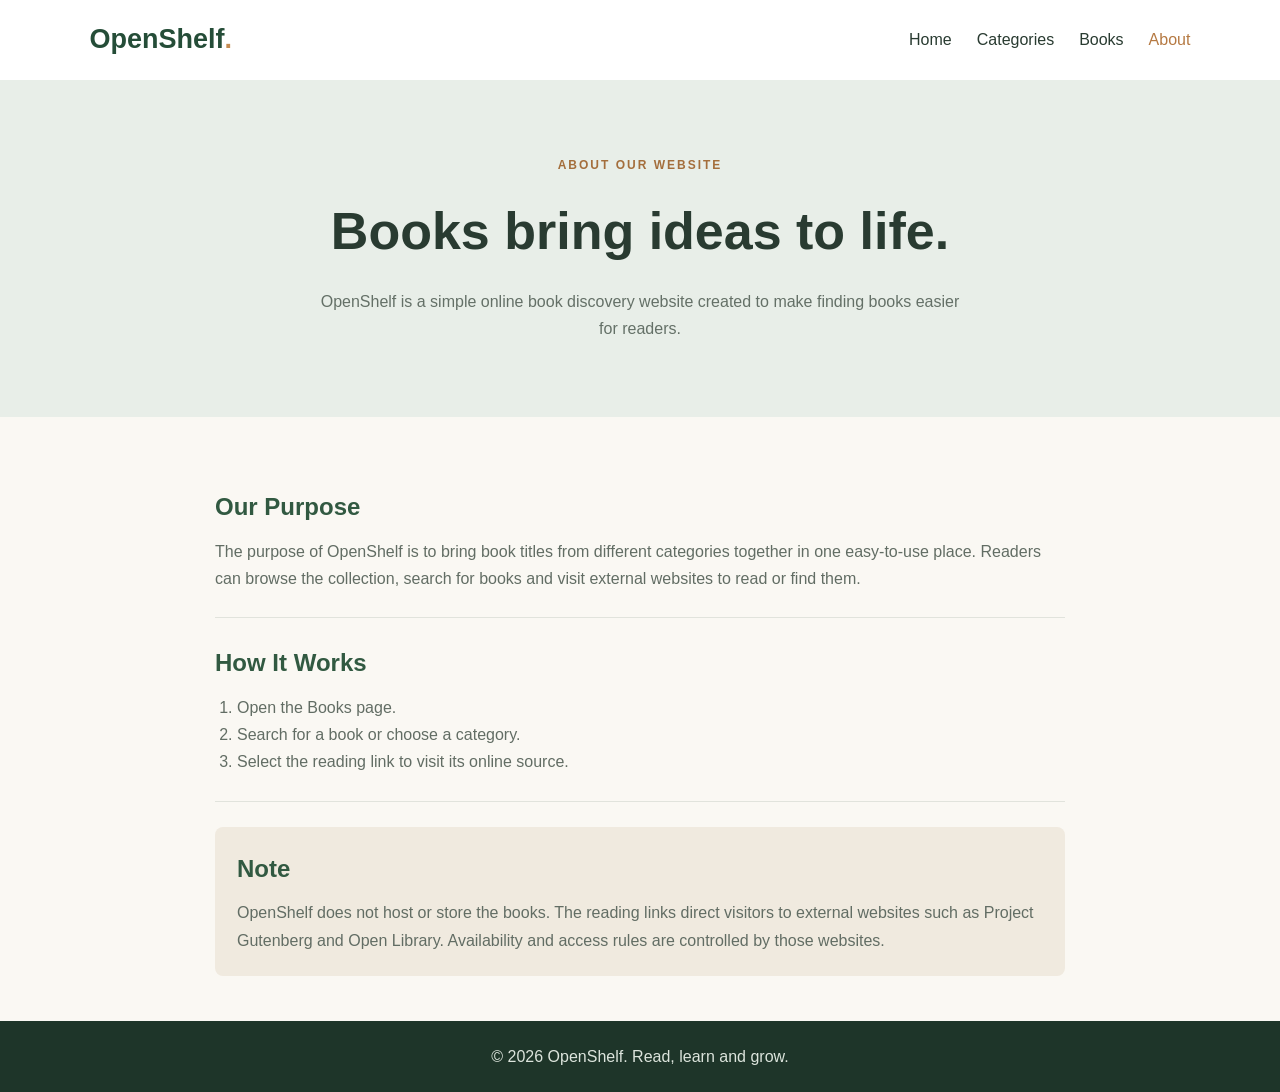
<file: about.html>
<!DOCTYPE html>
<html lang="en">
<head>
    <meta charset="UTF-8">
    <meta name="viewport" content="width=device-width, initial-scale=1.0">
    <title>OpenShelf | About</title>
    <link rel="stylesheet" href="about.css">
</head>
<body>
<header class="site-header">
    <a class="logo" href="index.html">OpenShelf<span>.</span></a>
    <nav>
        <a href="index.html">Home</a>
        <a href="categories.html">Categories</a>
        <a href="books.html">Books</a>
        <a class="current" href="about.html">About</a>
    </nav>
</header>

<main>
    <section class="about-hero">
        <p class="eyebrow">ABOUT OUR WEBSITE</p>
        <h1>Books bring ideas to life.</h1>
        <p>OpenShelf is a simple online book discovery website created to make finding books easier for readers.</p>
    </section>

    <section class="about-content">
        <div>
            <h2>Our Purpose</h2>
            <p>The purpose of OpenShelf is to bring book titles from different categories together in one easy-to-use place. Readers can browse the collection, search for books and visit external websites to read or find them.</p>
        </div>
        <div>
            <h2>How It Works</h2>
            <ol>
                <li>Open the Books page.</li>
                <li>Search for a book or choose a category.</li>
                <li>Select the reading link to visit its online source.</li>
            </ol>
        </div>
        <div class="note">
            <h2>Note</h2>
            <p>OpenShelf does not host or store the books. The reading links direct visitors to external websites such as Project Gutenberg and Open Library. Availability and access rules are controlled by those websites.</p>
        </div>
    </section>
</main>

<footer><p>© 2026 OpenShelf. Read, learn and grow.</p></footer>
</body>
</html>
</file>
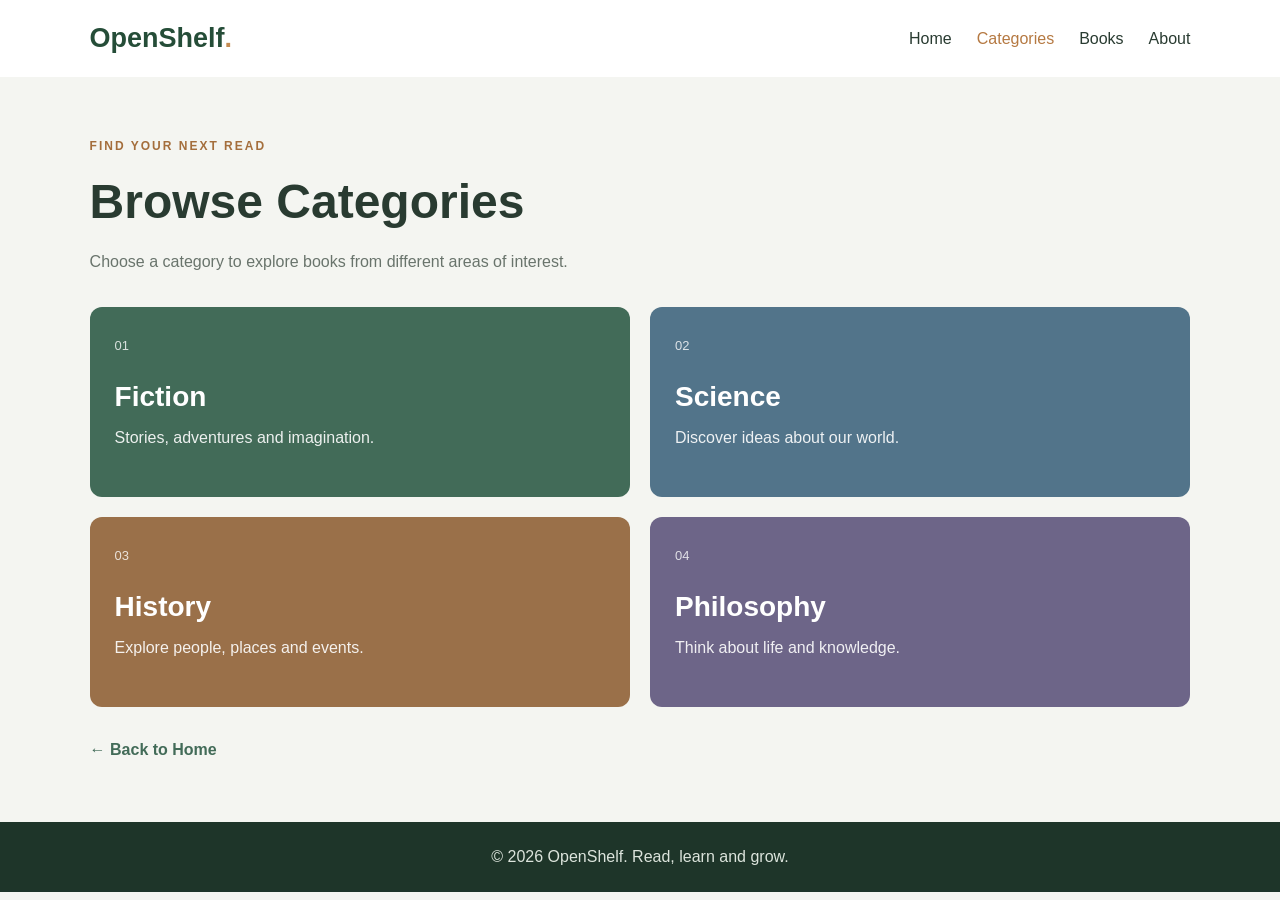
<file: categories.html>
<!DOCTYPE html>
<html lang="en">
<head>
    <meta charset="UTF-8">
    <meta name="viewport" content="width=device-width, initial-scale=1.0">
    <title>OpenShelf | Categories</title>
    <link rel="stylesheet" href="categories.css">
</head>
<body>
<header class="site-header">
    <a class="logo" href="index.html">OpenShelf<span>.</span></a>
    <nav>
        <a href="index.html">Home</a>
        <a class="current" href="categories.html">Categories</a>
        <a href="books.html">Books</a>
        <a href="about.html">About</a>
    </nav>
</header>

<main class="page">
    <p class="eyebrow">FIND YOUR NEXT READ</p>
    <h1>Browse Categories</h1>
    <p class="intro">Choose a category to explore books from different areas of interest.</p>

    <section class="category-grid">
        <a class="category-card fiction" href="books.html?category=Fiction"><span>01</span><h2>Fiction</h2><p>Stories, adventures and imagination.</p></a>
        <a class="category-card science" href="books.html?category=Science"><span>02</span><h2>Science</h2><p>Discover ideas about our world.</p></a>
        <a class="category-card history" href="books.html?category=History"><span>03</span><h2>History</h2><p>Explore people, places and events.</p></a>
        <a class="category-card philosophy" href="books.html?category=Philosophy"><span>04</span><h2>Philosophy</h2><p>Think about life and knowledge.</p></a>
    </section>
    <a class="back-link" href="index.html">← Back to Home</a>
</main>

<footer><p>© 2026 OpenShelf. Read, learn and grow.</p></footer>
</body>
</html>
</file>
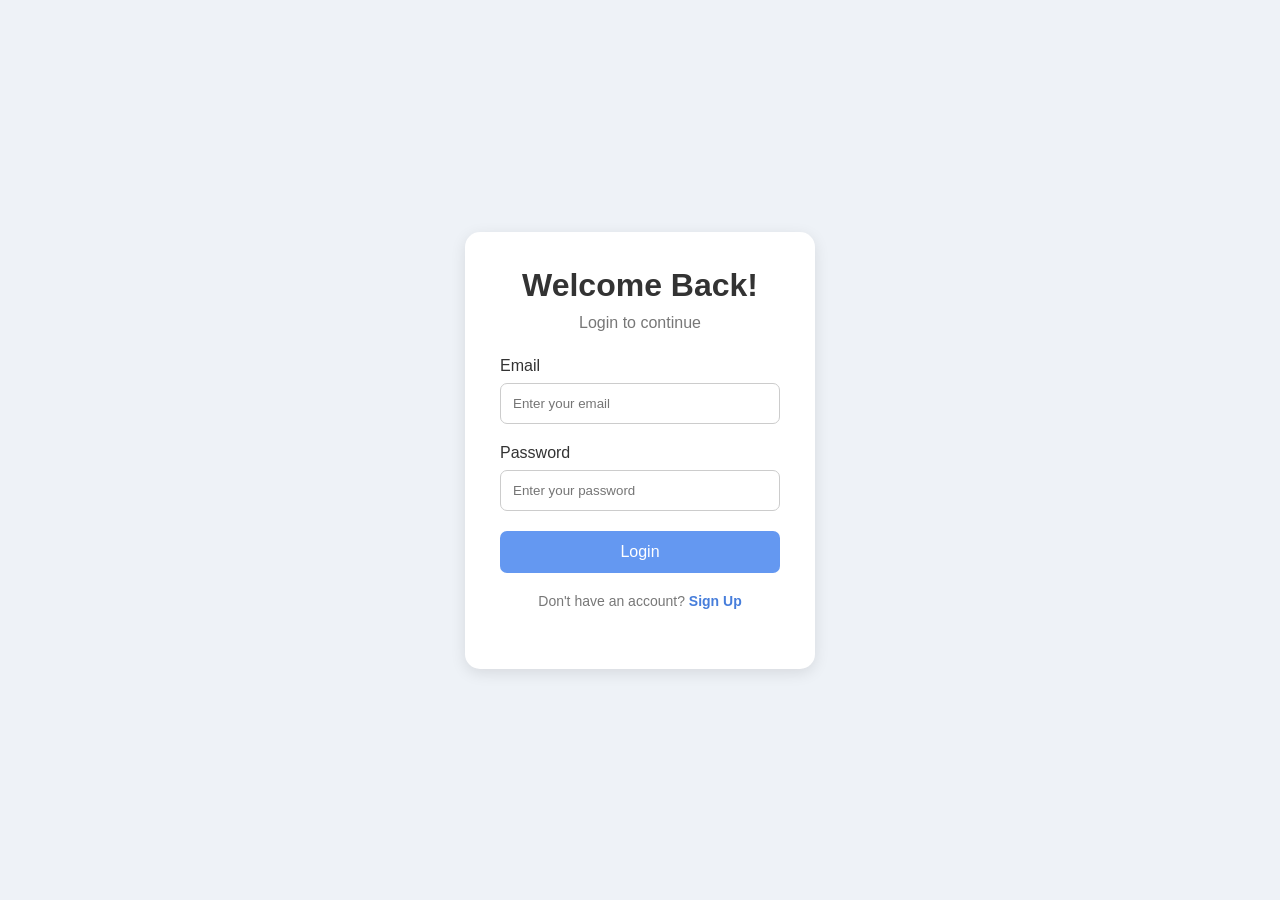
<file: loginpage.html>
<!DOCTYPE html>
<html lang="en">
<head>
    <meta charset="UTF-8">
    <meta name="viewport" content="width=device-width, initial-scale=1.0">
    <title>Login Page</title>
    <link rel="stylesheet" href="login.css">
</head>
<body>

    <div class="login-container">

        <h1>Welcome Back!</h1>
        <p>Login to continue</p>

        <form>
            <label>Email</label>
            <input type="email" placeholder="Enter your email" required>

            <label>Password</label>
            <input type="password" placeholder="Enter your password" required>

            <button type="submit">Login</button>
        </form>

        <p class="signup">
            Don't have an account?
            <a href="signup.html">Sign Up</a>
        </p>

    </div>

</body>
</html>
</file>
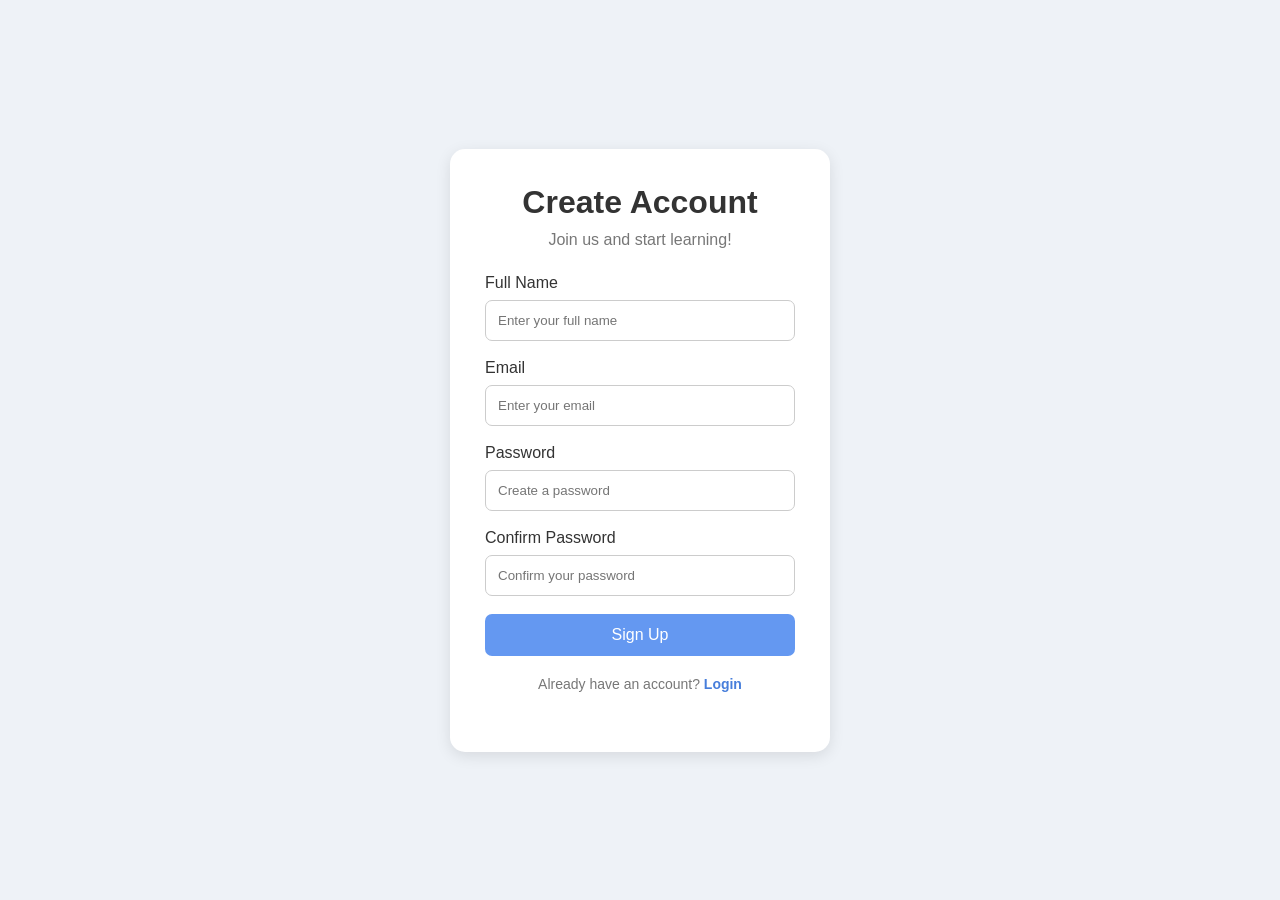
<file: signup.html>
<!DOCTYPE html>
<html lang="en">
<head>
    <meta charset="UTF-8">
    <meta name="viewport" content="width=device-width, initial-scale=1.0">
    <title>Sign Up</title>
    <link rel="stylesheet" href="signup.css">
</head>
<body>

    <div class="signup-container">

        <h1>Create Account</h1>
        <p>Join us and start learning!</p>

        <form>

            <label>Full Name</label>
            <input type="text" placeholder="Enter your full name" required>

            <label>Email</label>
            <input type="email" placeholder="Enter your email" required>

            <label>Password</label>
            <input type="password" placeholder="Create a password" required>

            <label>Confirm Password</label>
            <input type="password" placeholder="Confirm your password" required>

            <button type="submit">Sign Up</button>

        </form>

        <p class="login">
            Already have an account?
            <a href="loginpage.html">Login</a>
        </p>

    </div>

</body>
</html>
</file>
<file: about.css>
* { margin: 0; padding: 0; box-sizing: border-box; }
body { font-family: Arial, sans-serif; background: #faf8f3; color: #293b31; line-height: 1.7; }
a { color: inherit; text-decoration: none; }
.site-header { padding: 17px 7%; background: white; display: flex; justify-content: space-between; align-items: center; gap: 20px; }
.logo { font-size: 27px; font-weight: bold; color: #254d38; }
.logo span { color: #c58b52; }
nav { display: flex; gap: 25px; flex-wrap: wrap; }
nav a:hover, nav a.current { color: #b57942; }
.about-hero { padding: 75px 7%; text-align: center; background: #e8eee8; }
.eyebrow { color: #a46e3c; font-size: 12px; font-weight: bold; letter-spacing: 2px; }
h1 { font-size: clamp(35px, 5vw, 52px); margin: 12px 0; }
.about-hero > p:last-child { max-width: 650px; margin: auto; color: #647067; }
.about-content { max-width: 900px; margin: 45px auto; padding: 0 25px; }
.about-content > div { padding: 25px 0; border-bottom: 1px solid #e1e3dc; }
h2 { color: #315941; margin-bottom: 10px; }
.about-content p, .about-content li { color: #626d64; }
.about-content ol { padding-left: 22px; }
.note { background: #f0eadf; padding: 22px !important; border: 0 !important; border-radius: 8px; margin-top: 25px; }
footer { padding: 22px 7%; text-align: center; color: #dce4dc; background: #1e3529; }
@media (max-width: 650px) { .site-header { flex-direction: column; } .about-hero { padding: 50px 6%; } }
</file>
<file: categories.css>
* { margin: 0; padding: 0; box-sizing: border-box; }
body { font-family: Arial, sans-serif; background: #f4f5f1; color: #293b31; line-height: 1.6; }
a { color: inherit; text-decoration: none; }
.site-header { padding: 17px 7%; background: #fff; display: flex; justify-content: space-between; align-items: center; gap: 20px; }
.logo { font-size: 27px; font-weight: bold; color: #254d38; }
.logo span { color: #c58b52; }
nav { display: flex; gap: 25px; flex-wrap: wrap; }
nav a:hover, nav a.current { color: #b57942; }
.page { padding: 60px 7%; min-height: 75vh; }
.eyebrow { color: #a46e3c; font-size: 12px; font-weight: bold; letter-spacing: 2px; }
h1 { font-size: clamp(34px, 5vw, 48px); margin: 8px 0; }
.intro { color: #69746c; margin-bottom: 32px; }
.category-grid { display: grid; grid-template-columns: repeat(2, 1fr); gap: 20px; }
.category-card { min-height: 190px; padding: 25px; border-radius: 12px; color: white; transition: transform .2s; }
.category-card:hover { transform: translateY(-5px); }
.category-card span { font-size: 13px; opacity: .8; }
.category-card h2 { font-size: 28px; margin: 18px 0 5px; }
.category-card p { opacity: .9; }
.fiction { background: #426b58; }
.science { background: #52748a; }
.history { background: #9a7049; }
.philosophy { background: #6d6588; }
.back-link { display: inline-block; margin-top: 30px; color: #426b58; font-weight: bold; }
footer { padding: 22px 7%; text-align: center; color: #dce4dc; background: #1e3529; }
@media (max-width: 650px) { .site-header { flex-direction: column; } .category-grid { grid-template-columns: 1fr; } .page { padding: 40px 5%; } }
</file>
<file: login.css>
* {
    margin: 0;
    padding: 0;
    box-sizing: border-box;
}

body {
    font-family: Arial, sans-serif;
    background-color: #EEF2F7;
    display: flex;
    justify-content: center;
    align-items: center;
    min-height: 100vh;
}

.login-container {
    width: 350px;
    background-color: white;
    padding: 35px;
    border-radius: 15px;
    box-shadow: 0 4px 15px rgba(0,0,0,0.1);
}

h1 {
    text-align: center;
    color: #333;
    margin-bottom: 10px;
}

.login-container p {
    text-align: center;
    color: #777;
    margin-bottom: 25px;
}

label {
    display: block;
    margin-bottom: 8px;
    color: #333;
}

input {
    width: 100%;
    padding: 12px;
    margin-bottom: 20px;
    border: 1px solid #ccc;
    border-radius: 7px;
    outline: none;
}

input:focus {
    border-color: #6498f1;
}

button {
    width: 100%;
    padding: 12px;
    background-color: #6498f1;
    color: white;
    border: none;
    border-radius: 7px;
    font-size: 16px;
    cursor: pointer;
}

button:hover {
    background-color: #477edb;
}

.signup {
    margin-top: 20px;
    font-size: 14px;
}

.signup a {
    color: #477edb;
    text-decoration: none;
    font-weight: bold;
}
</file>
<file: signup.css>
* {
    margin: 0;
    padding: 0;
    box-sizing: border-box;
}

body {
    font-family: Arial, sans-serif;
    background-color: #EEF2F7;
    display: flex;
    justify-content: center;
    align-items: center;
    min-height: 100vh;
    padding: 20px;
}

.signup-container {
    width: 380px;
    background-color: white;
    padding: 35px;
    border-radius: 15px;
    box-shadow: 0 4px 15px rgba(0,0,0,0.1);
}

h1 {
    text-align: center;
    color: #333;
    margin-bottom: 10px;
}

.signup-container p {
    text-align: center;
    color: #777;
    margin-bottom: 25px;
}

label {
    display: block;
    margin-bottom: 8px;
    color: #333;
}

input {
    width: 100%;
    padding: 12px;
    margin-bottom: 18px;
    border: 1px solid #ccc;
    border-radius: 7px;
    outline: none;
}

input:focus {
    border-color: #6498f1;
}

button {
    width: 100%;
    padding: 12px;
    background-color: #6498f1;
    color: white;
    border: none;
    border-radius: 7px;
    font-size: 16px;
    cursor: pointer;
}

button:hover {
    background-color: #477edb;
}

.login {
    margin-top: 20px;
    font-size: 14px;
}

.login a {
    color: #477edb;
    text-decoration: none;
    font-weight: bold;
}
</file>
